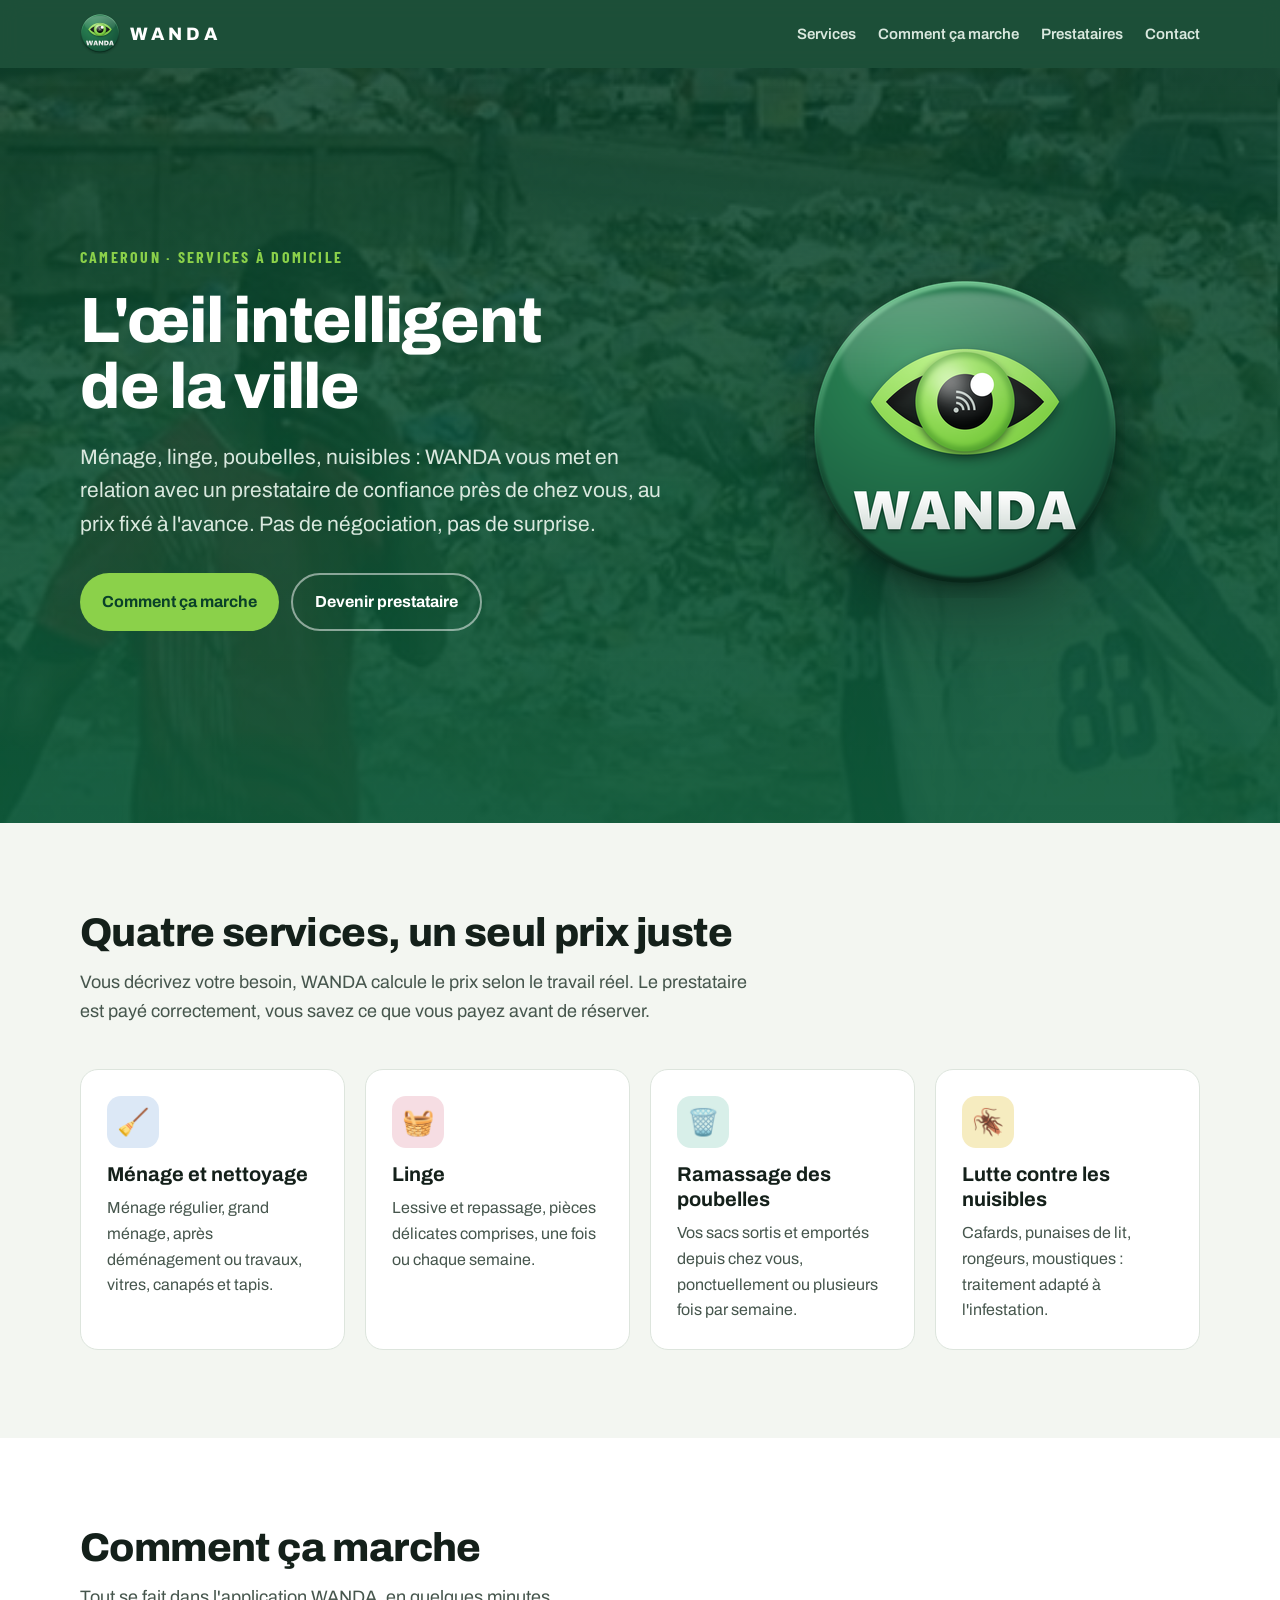
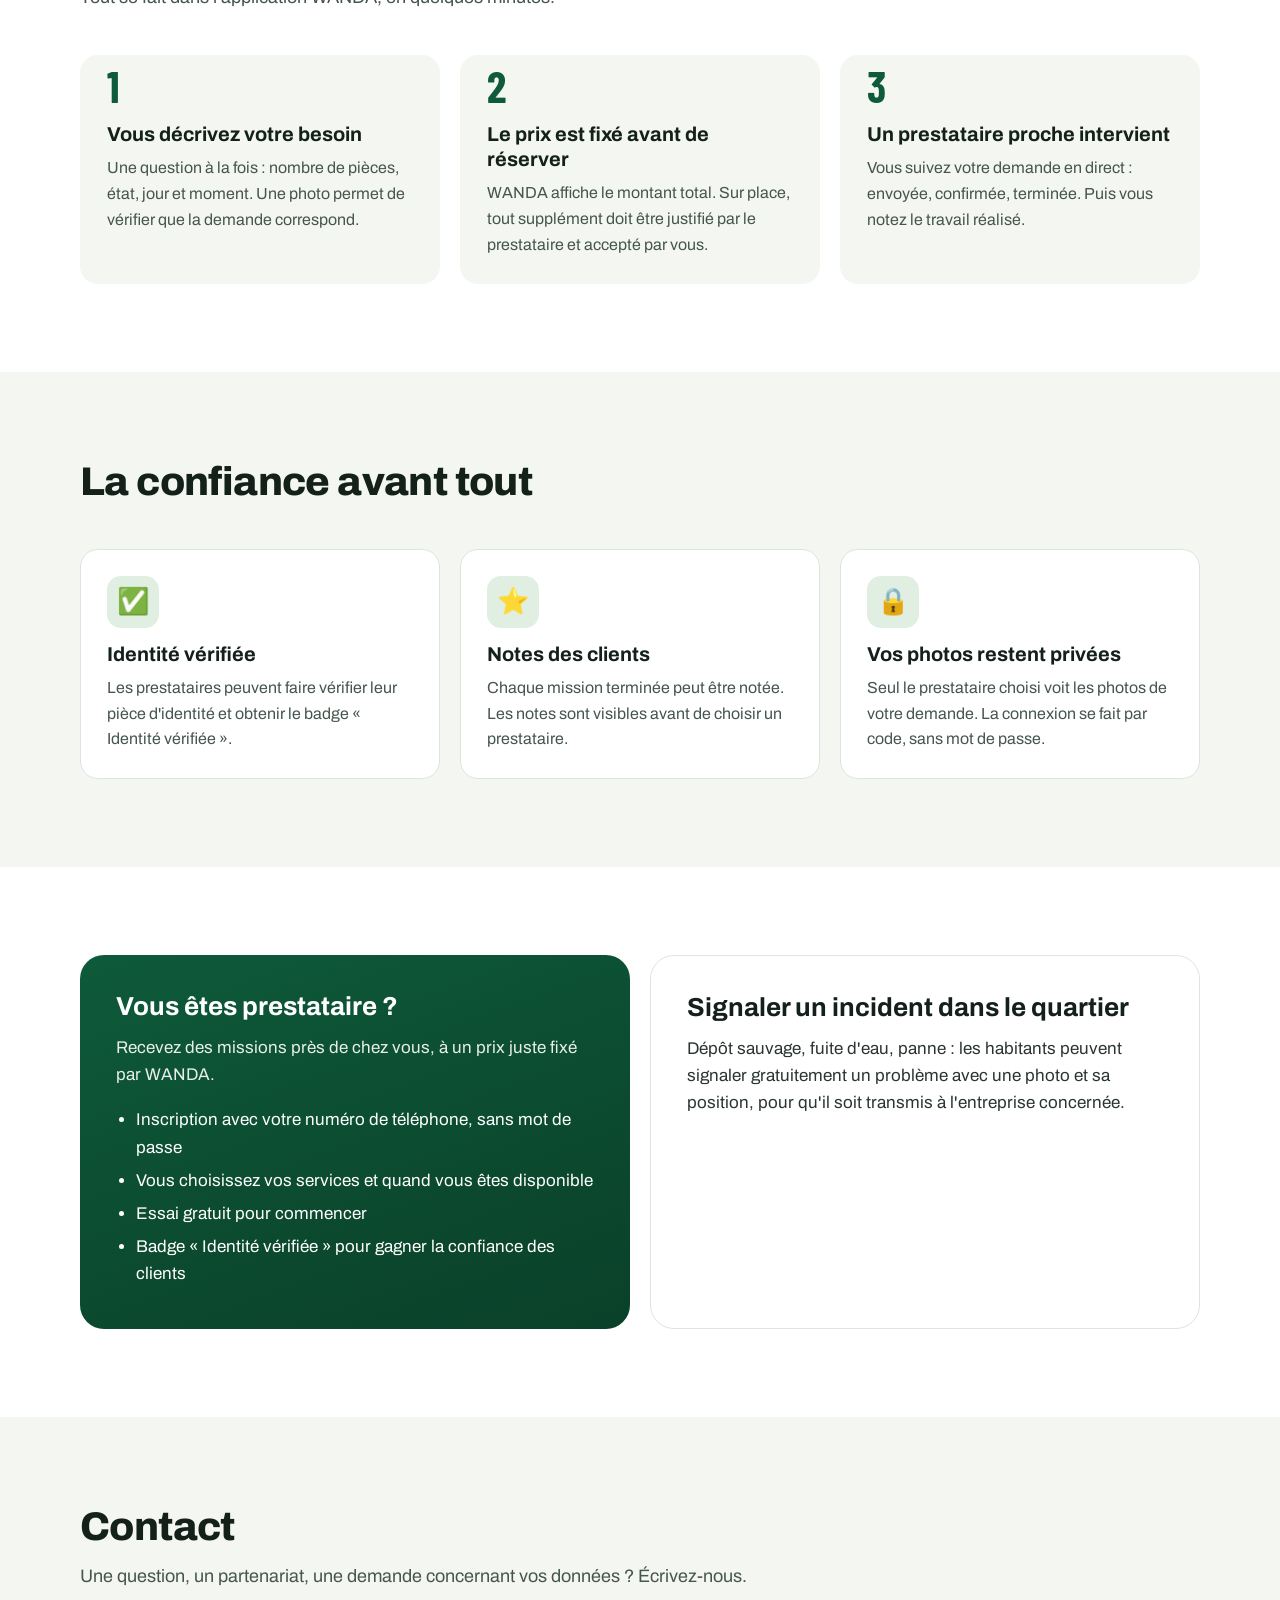
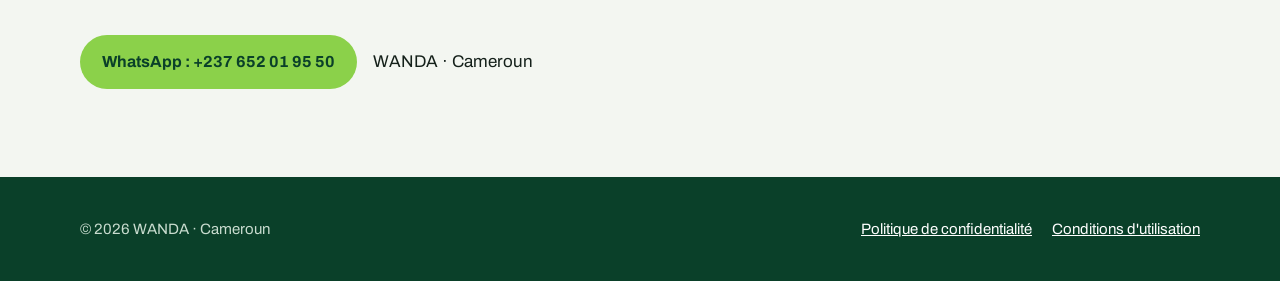
<file: backend/deploiement/site/index.html>
<!doctype html>
<html lang="fr">
<head>
  <meta charset="utf-8">
  <meta name="viewport" content="width=device-width, initial-scale=1">
  <title>WANDA · Services à domicile au prix juste, au Cameroun</title>
  <meta name="description" content="WANDA met en relation les habitants du Cameroun avec des prestataires de confiance pour le ménage, le linge, le ramassage des poubelles et la lutte contre les nuisibles, au prix fixé par WANDA.">
  <meta property="og:title" content="WANDA · L'œil intelligent de la ville">
  <meta property="og:description" content="Ménage, linge, poubelles, nuisibles : un prestataire de confiance près de chez vous, au prix fixé par WANDA.">
  <meta property="og:type" content="website">
  <meta property="og:image" content="img/logo.png">
  <meta name="theme-color" content="#0a4029">
  <link rel="icon" type="image/png" href="img/favicon.png">
  <link rel="apple-touch-icon" href="img/apple-touch-icon.png">
  <link rel="preconnect" href="https://fonts.googleapis.com">
  <link rel="preconnect" href="https://fonts.gstatic.com" crossorigin>
  <link href="https://fonts.googleapis.com/css2?family=Archivo:wght@400;600;700;800&family=Barlow+Condensed:wght@700&display=swap" rel="stylesheet">
  <link rel="stylesheet" href="style.css">
</head>
<body>
  <header class="entete">
    <div class="conteneur">
      <a class="marque" href="/" aria-label="WANDA, accueil">
        <img src="img/logo.png" alt="" width="40" height="40">WANDA
      </a>
      <nav class="nav" aria-label="Sections">
        <a href="#services">Services</a>
        <a href="#fonctionnement">Comment ça marche</a>
        <a href="#prestataires">Prestataires</a>
        <a href="#contact">Contact</a>
      </nav>
    </div>
  </header>

  <main>
    <section class="bandeau" aria-labelledby="titre">
      <div class="conteneur">
        <div>
          <p class="surtitre">Cameroun · Services à domicile</p>
          <h1 id="titre">L'œil intelligent de la ville</h1>
          <p class="chapo">Ménage, linge, poubelles, nuisibles : WANDA vous met en relation avec un prestataire de confiance près de chez vous, au prix fixé à l'avance. Pas de négociation, pas de surprise.</p>
          <div class="actions">
            <a class="bouton plein" href="#fonctionnement">Comment ça marche</a>
            <a class="bouton contour" href="#prestataires">Devenir prestataire</a>
          </div>
        </div>
        <img class="logo-grand" src="img/logo.png" alt="Logo WANDA : un œil vert dans un disque" width="320" height="320">
      </div>
    </section>

    <section id="services" aria-labelledby="t-services">
      <div class="conteneur">
        <div class="titre-section">
          <h2 id="t-services">Quatre services, un seul prix juste</h2>
          <p>Vous décrivez votre besoin, WANDA calcule le prix selon le travail réel. Le prestataire est payé correctement, vous savez ce que vous payez avant de réserver.</p>
        </div>
        <div class="grille quatre">
          <article class="carte">
            <div class="pastille p-menage" aria-hidden="true">🧹</div>
            <h3>Ménage et nettoyage</h3>
            <p>Ménage régulier, grand ménage, après déménagement ou travaux, vitres, canapés et tapis.</p>
          </article>
          <article class="carte">
            <div class="pastille p-linge" aria-hidden="true">🧺</div>
            <h3>Linge</h3>
            <p>Lessive et repassage, pièces délicates comprises, une fois ou chaque semaine.</p>
          </article>
          <article class="carte">
            <div class="pastille p-dechets" aria-hidden="true">🗑️</div>
            <h3>Ramassage des poubelles</h3>
            <p>Vos sacs sortis et emportés depuis chez vous, ponctuellement ou plusieurs fois par semaine.</p>
          </article>
          <article class="carte">
            <div class="pastille p-nuisibles" aria-hidden="true">🪳</div>
            <h3>Lutte contre les nuisibles</h3>
            <p>Cafards, punaises de lit, rongeurs, moustiques : traitement adapté à l'infestation.</p>
          </article>
        </div>
      </div>
    </section>

    <section id="fonctionnement" class="blanc" aria-labelledby="t-fonctionnement">
      <div class="conteneur">
        <div class="titre-section">
          <h2 id="t-fonctionnement">Comment ça marche</h2>
          <p>Tout se fait dans l'application WANDA, en quelques minutes.</p>
        </div>
        <div class="grille trois">
          <article class="carte etape">
            <div class="numero">1</div>
            <h3>Vous décrivez votre besoin</h3>
            <p>Une question à la fois : nombre de pièces, état, jour et moment. Une photo permet de vérifier que la demande correspond.</p>
          </article>
          <article class="carte etape">
            <div class="numero">2</div>
            <h3>Le prix est fixé avant de réserver</h3>
            <p>WANDA affiche le montant total. Sur place, tout supplément doit être justifié par le prestataire et accepté par vous.</p>
          </article>
          <article class="carte etape">
            <div class="numero">3</div>
            <h3>Un prestataire proche intervient</h3>
            <p>Vous suivez votre demande en direct : envoyée, confirmée, terminée. Puis vous notez le travail réalisé.</p>
          </article>
        </div>
      </div>
    </section>

    <section aria-labelledby="t-confiance">
      <div class="conteneur">
        <div class="titre-section">
          <h2 id="t-confiance">La confiance avant tout</h2>
        </div>
        <div class="grille trois">
          <article class="carte">
            <div class="pastille p-vert" aria-hidden="true">✅</div>
            <h3>Identité vérifiée</h3>
            <p>Les prestataires peuvent faire vérifier leur pièce d'identité et obtenir le badge « Identité vérifiée ».</p>
          </article>
          <article class="carte">
            <div class="pastille p-vert" aria-hidden="true">⭐</div>
            <h3>Notes des clients</h3>
            <p>Chaque mission terminée peut être notée. Les notes sont visibles avant de choisir un prestataire.</p>
          </article>
          <article class="carte">
            <div class="pastille p-vert" aria-hidden="true">🔒</div>
            <h3>Vos photos restent privées</h3>
            <p>Seul le prestataire choisi voit les photos de votre demande. La connexion se fait par code, sans mot de passe.</p>
          </article>
        </div>
      </div>
    </section>

    <section id="prestataires" class="blanc" aria-labelledby="t-prestataires">
      <div class="conteneur">
        <div class="duo">
          <div class="encart">
            <h3 id="t-prestataires">Vous êtes prestataire ?</h3>
            <p>Recevez des missions près de chez vous, à un prix juste fixé par WANDA.</p>
            <ul>
              <li>Inscription avec votre numéro de téléphone, sans mot de passe</li>
              <li>Vous choisissez vos services et quand vous êtes disponible</li>
              <li>Essai gratuit pour commencer</li>
              <li>Badge « Identité vérifiée » pour gagner la confiance des clients</li>
            </ul>
          </div>
          <div class="encart clair">
            <h3>Signaler un incident dans le quartier</h3>
            <p>Dépôt sauvage, fuite d'eau, panne : les habitants peuvent signaler gratuitement un problème avec une photo et sa position, pour qu'il soit transmis à l'entreprise concernée.</p>
          </div>
        </div>
      </div>
    </section>

    <section id="contact" aria-labelledby="t-contact">
      <div class="conteneur">
        <div class="titre-section">
          <h2 id="t-contact">Contact</h2>
          <p>Une question, un partenariat, une demande concernant vos données ? Écrivez-nous.</p>
        </div>
        <div class="contact">
          <a class="bouton plein" href="https://wa.me/237652019550">WhatsApp : +237 652 01 95 50</a>
          <span>WANDA · Cameroun</span>
        </div>
      </div>
    </section>
  </main>

  <footer class="pied">
    <div class="conteneur">
      <span>© 2026 WANDA · Cameroun</span>
      <nav aria-label="Informations légales">
        <a href="confidentialite.html">Politique de confidentialité</a>
        <a href="conditions.html">Conditions d'utilisation</a>
      </nav>
    </div>
  </footer>
</body>
</html>
</file>
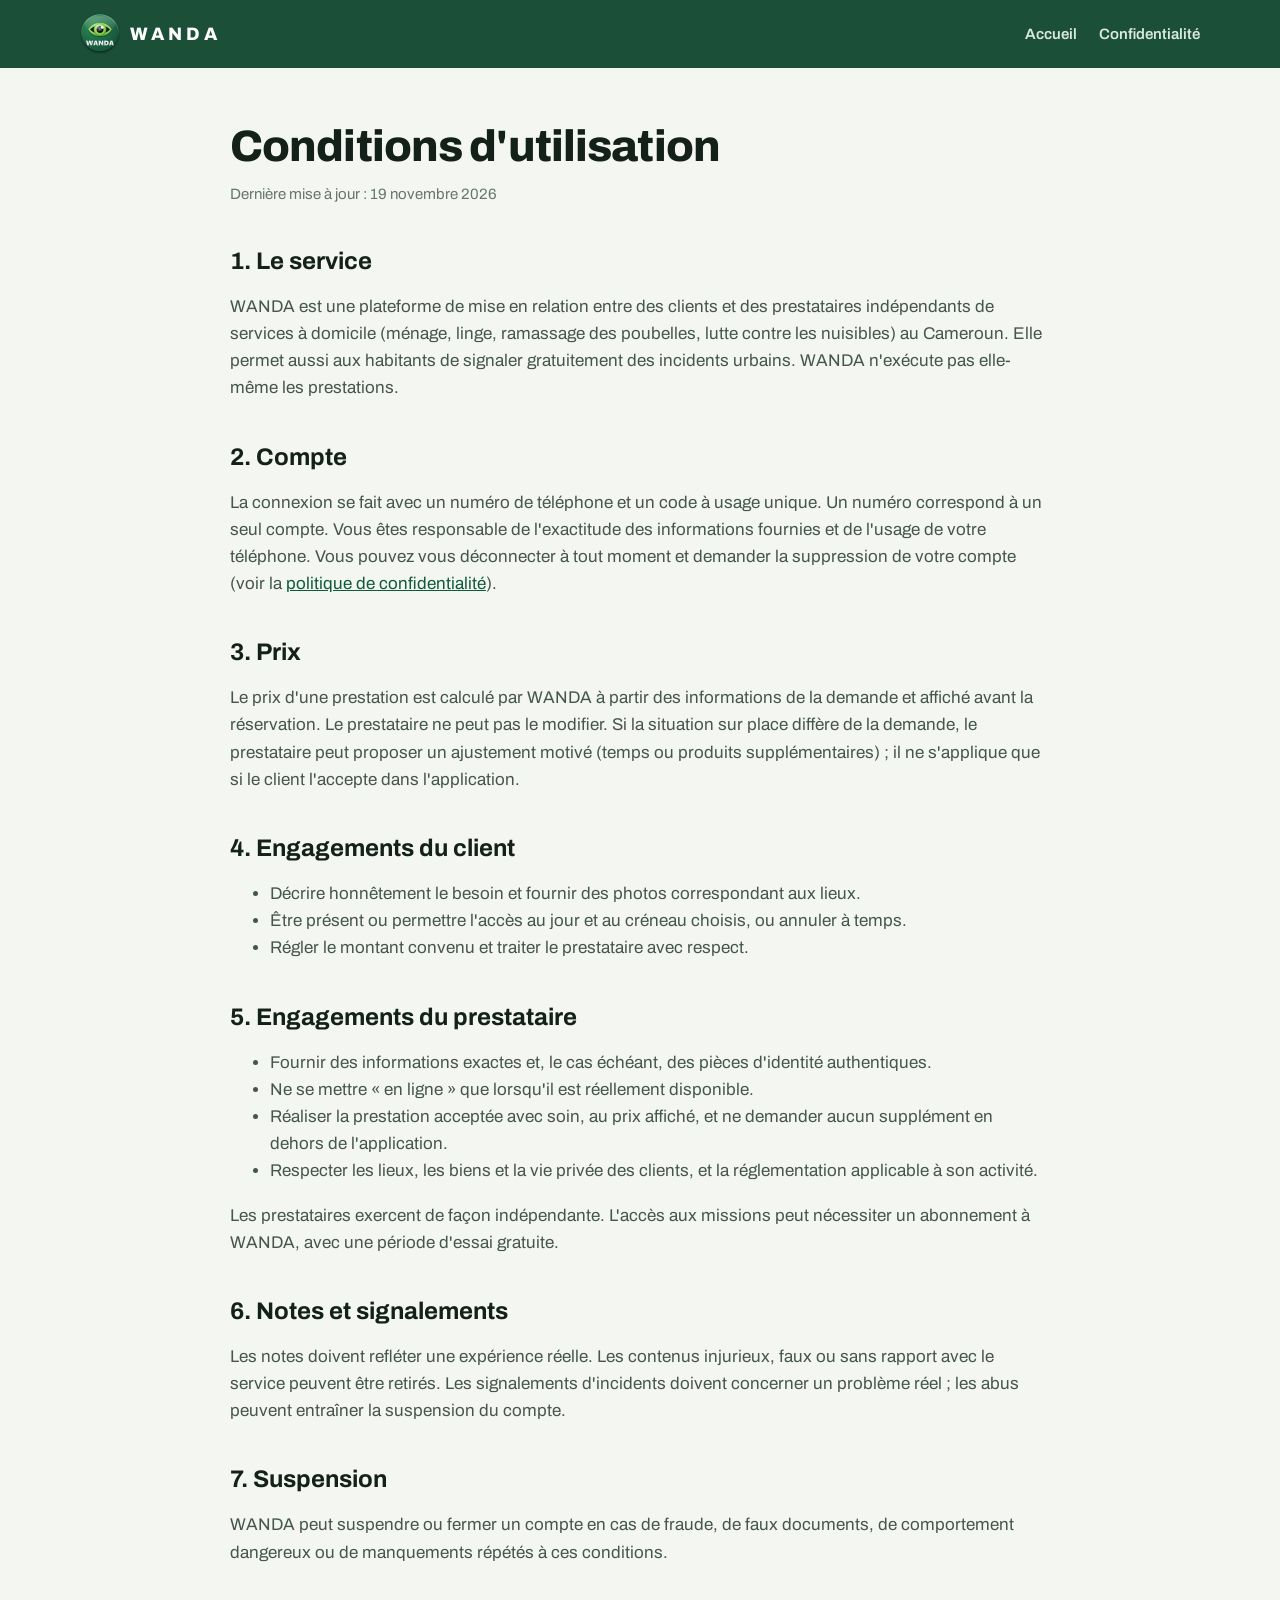
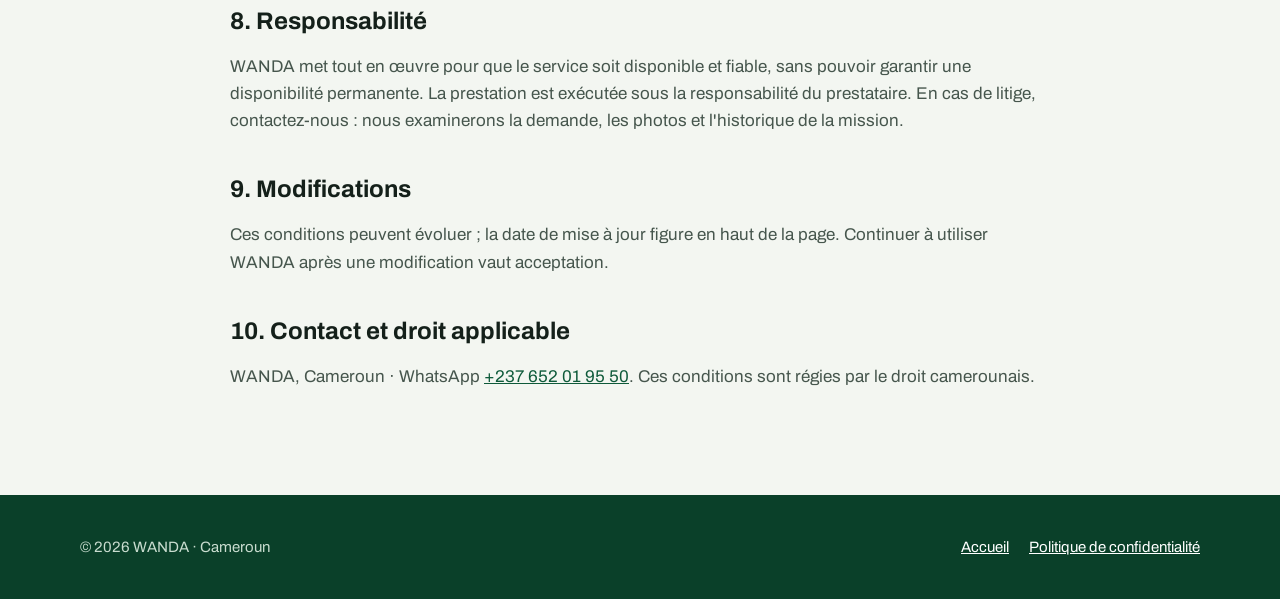
<file: backend/deploiement/site/conditions.html>
<!doctype html>
<html lang="fr">
<head>
  <meta charset="utf-8">
  <meta name="viewport" content="width=device-width, initial-scale=1">
  <title>Conditions d'utilisation · WANDA</title>
  <meta name="description" content="Règles d'utilisation de l'application WANDA pour les clients, les prestataires et les entreprises.">
  <meta name="theme-color" content="#0a4029">
  <link rel="icon" type="image/png" href="img/favicon.png">
  <link rel="preconnect" href="https://fonts.googleapis.com">
  <link rel="preconnect" href="https://fonts.gstatic.com" crossorigin>
  <link href="https://fonts.googleapis.com/css2?family=Archivo:wght@400;600;700;800&family=Barlow+Condensed:wght@700&display=swap" rel="stylesheet">
  <link rel="stylesheet" href="style.css">
</head>
<body>
  <header class="entete">
    <div class="conteneur">
      <a class="marque" href="/" aria-label="WANDA, accueil"><img src="img/logo.png" alt="" width="40" height="40">WANDA</a>
      <nav class="nav" aria-label="Pages"><a href="/">Accueil</a><a href="confidentialite.html">Confidentialité</a></nav>
    </div>
  </header>

  <main class="page-texte">
    <div class="conteneur">
      <h1>Conditions d'utilisation</h1>
      <p class="maj">Dernière mise à jour : 19 novembre 2026</p>

      <h2>1. Le service</h2>
      <p>WANDA est une plateforme de mise en relation entre des clients et des prestataires indépendants de services à domicile (ménage, linge, ramassage des poubelles, lutte contre les nuisibles) au Cameroun. Elle permet aussi aux habitants de signaler gratuitement des incidents urbains. WANDA n'exécute pas elle-même les prestations.</p>

      <h2>2. Compte</h2>
      <p>La connexion se fait avec un numéro de téléphone et un code à usage unique. Un numéro correspond à un seul compte. Vous êtes responsable de l'exactitude des informations fournies et de l'usage de votre téléphone. Vous pouvez vous déconnecter à tout moment et demander la suppression de votre compte (voir la <a href="confidentialite.html">politique de confidentialité</a>).</p>

      <h2>3. Prix</h2>
      <p>Le prix d'une prestation est calculé par WANDA à partir des informations de la demande et affiché avant la réservation. Le prestataire ne peut pas le modifier. Si la situation sur place diffère de la demande, le prestataire peut proposer un ajustement motivé (temps ou produits supplémentaires) ; il ne s'applique que si le client l'accepte dans l'application.</p>

      <h2>4. Engagements du client</h2>
      <ul>
        <li>Décrire honnêtement le besoin et fournir des photos correspondant aux lieux.</li>
        <li>Être présent ou permettre l'accès au jour et au créneau choisis, ou annuler à temps.</li>
        <li>Régler le montant convenu et traiter le prestataire avec respect.</li>
      </ul>

      <h2>5. Engagements du prestataire</h2>
      <ul>
        <li>Fournir des informations exactes et, le cas échéant, des pièces d'identité authentiques.</li>
        <li>Ne se mettre « en ligne » que lorsqu'il est réellement disponible.</li>
        <li>Réaliser la prestation acceptée avec soin, au prix affiché, et ne demander aucun supplément en dehors de l'application.</li>
        <li>Respecter les lieux, les biens et la vie privée des clients, et la réglementation applicable à son activité.</li>
      </ul>
      <p>Les prestataires exercent de façon indépendante. L'accès aux missions peut nécessiter un abonnement à WANDA, avec une période d'essai gratuite.</p>

      <h2>6. Notes et signalements</h2>
      <p>Les notes doivent refléter une expérience réelle. Les contenus injurieux, faux ou sans rapport avec le service peuvent être retirés. Les signalements d'incidents doivent concerner un problème réel ; les abus peuvent entraîner la suspension du compte.</p>

      <h2>7. Suspension</h2>
      <p>WANDA peut suspendre ou fermer un compte en cas de fraude, de faux documents, de comportement dangereux ou de manquements répétés à ces conditions.</p>

      <h2>8. Responsabilité</h2>
      <p>WANDA met tout en œuvre pour que le service soit disponible et fiable, sans pouvoir garantir une disponibilité permanente. La prestation est exécutée sous la responsabilité du prestataire. En cas de litige, contactez-nous : nous examinerons la demande, les photos et l'historique de la mission.</p>

      <h2>9. Modifications</h2>
      <p>Ces conditions peuvent évoluer ; la date de mise à jour figure en haut de la page. Continuer à utiliser WANDA après une modification vaut acceptation.</p>

      <h2>10. Contact et droit applicable</h2>
      <p>WANDA, Cameroun · WhatsApp <a href="https://wa.me/237652019550">+237 652 01 95 50</a>. Ces conditions sont régies par le droit camerounais.</p>
    </div>
  </main>

  <footer class="pied">
    <div class="conteneur">
      <span>© 2026 WANDA · Cameroun</span>
      <nav aria-label="Informations légales"><a href="/">Accueil</a><a href="confidentialite.html">Politique de confidentialité</a></nav>
    </div>
  </footer>
</body>
</html>
</file>
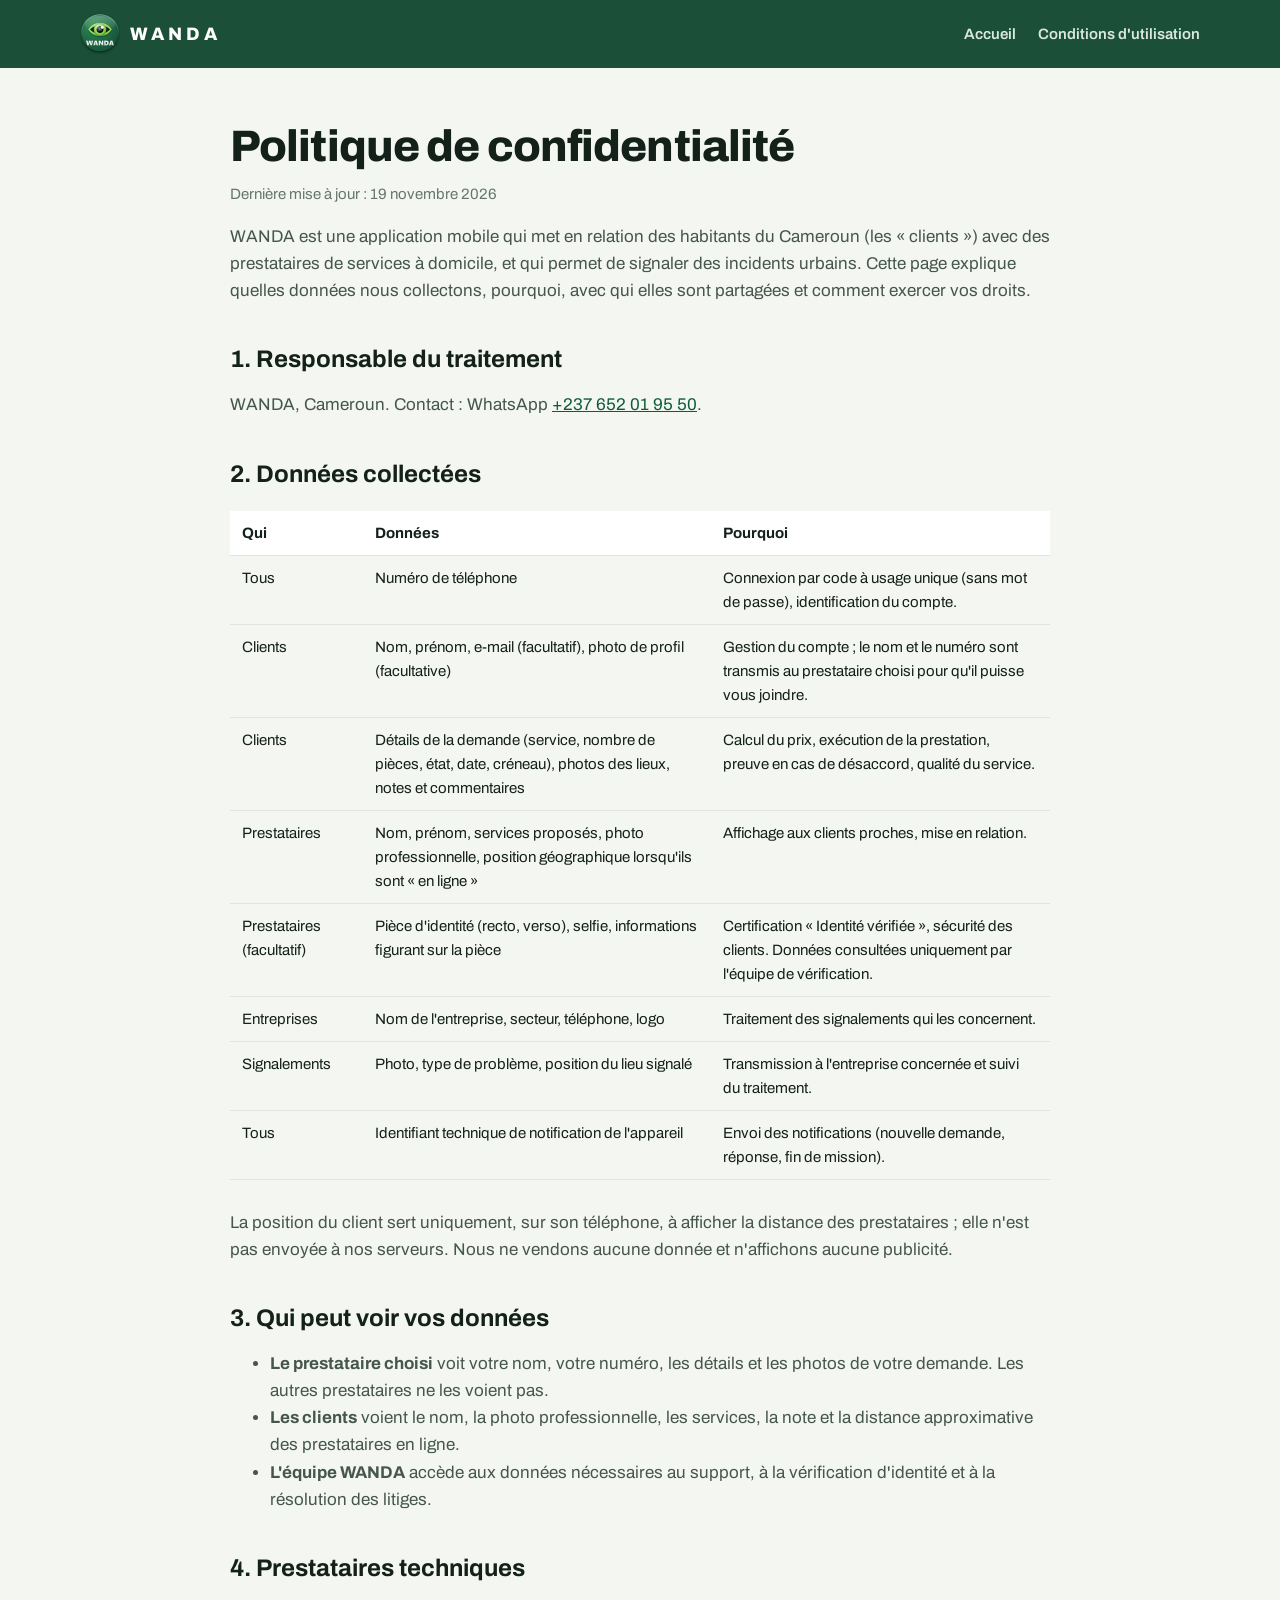
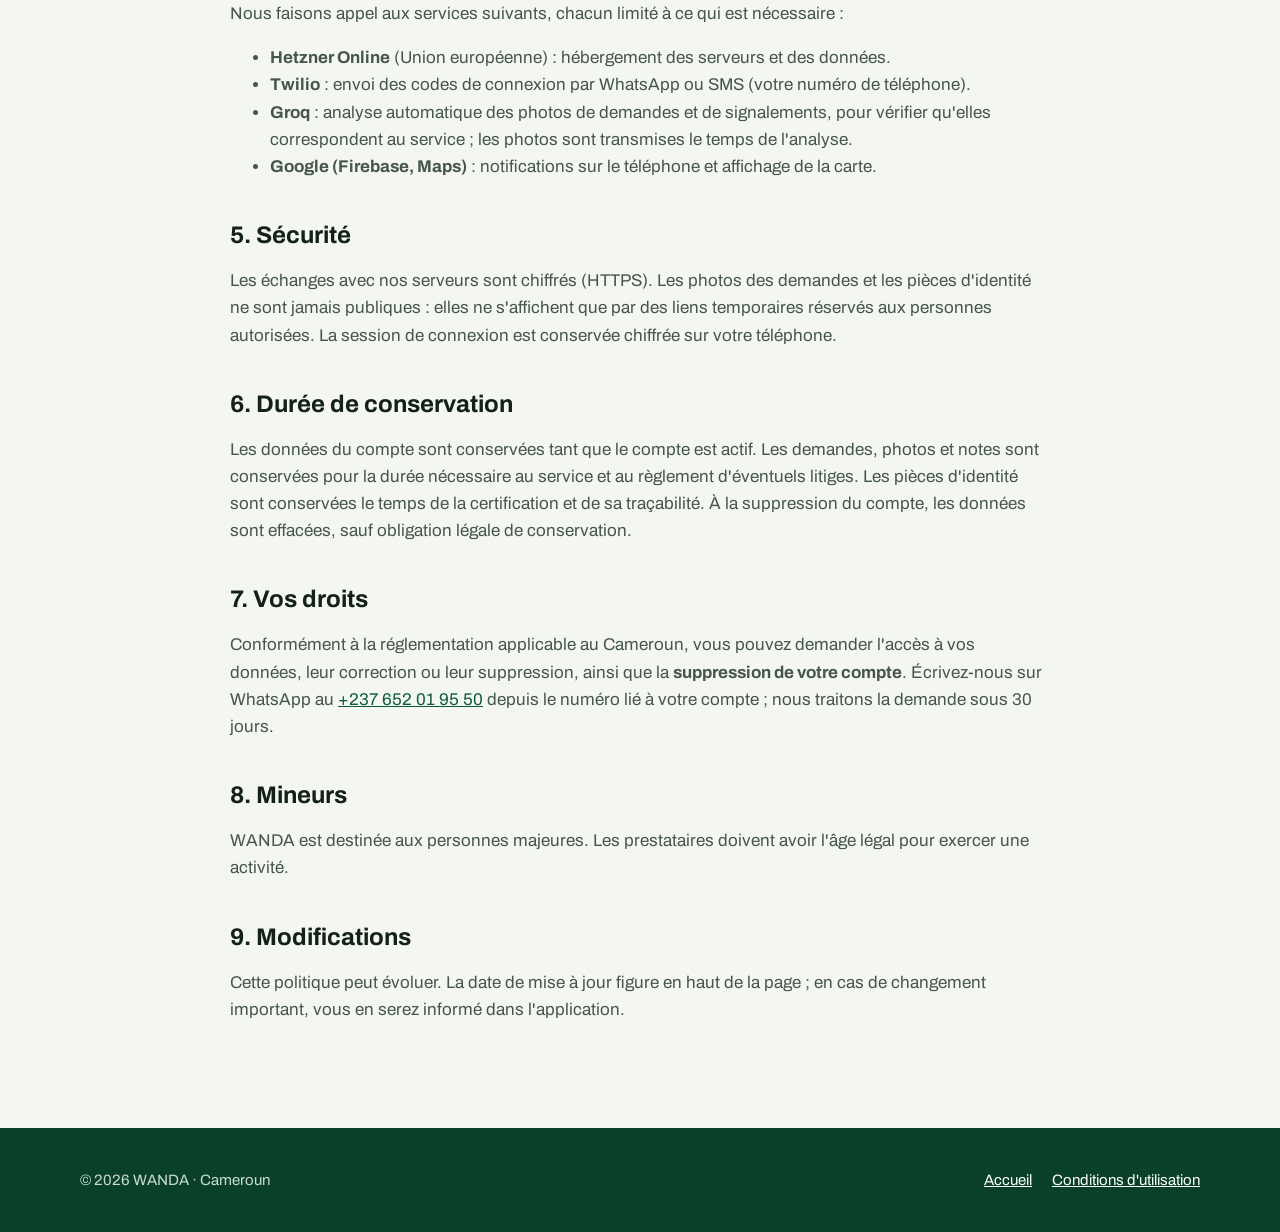
<file: backend/deploiement/site/confidentialite.html>
<!doctype html>
<html lang="fr">
<head>
  <meta charset="utf-8">
  <meta name="viewport" content="width=device-width, initial-scale=1">
  <title>Politique de confidentialité · WANDA</title>
  <meta name="description" content="Quelles données WANDA collecte, pourquoi, avec qui elles sont partagées et comment exercer vos droits.">
  <meta name="theme-color" content="#0a4029">
  <link rel="icon" type="image/png" href="img/favicon.png">
  <link rel="preconnect" href="https://fonts.googleapis.com">
  <link rel="preconnect" href="https://fonts.gstatic.com" crossorigin>
  <link href="https://fonts.googleapis.com/css2?family=Archivo:wght@400;600;700;800&family=Barlow+Condensed:wght@700&display=swap" rel="stylesheet">
  <link rel="stylesheet" href="style.css">
</head>
<body>
  <header class="entete">
    <div class="conteneur">
      <a class="marque" href="/" aria-label="WANDA, accueil"><img src="img/logo.png" alt="" width="40" height="40">WANDA</a>
      <nav class="nav" aria-label="Pages"><a href="/">Accueil</a><a href="conditions.html">Conditions d'utilisation</a></nav>
    </div>
  </header>

  <main class="page-texte">
    <div class="conteneur">
      <h1>Politique de confidentialité</h1>
      <p class="maj">Dernière mise à jour : 19 novembre 2026</p>

      <p>WANDA est une application mobile qui met en relation des habitants du Cameroun (les « clients ») avec des prestataires de services à domicile, et qui permet de signaler des incidents urbains. Cette page explique quelles données nous collectons, pourquoi, avec qui elles sont partagées et comment exercer vos droits.</p>

      <h2>1. Responsable du traitement</h2>
      <p>WANDA, Cameroun. Contact : WhatsApp <a href="https://wa.me/237652019550">+237 652 01 95 50</a>.</p>

      <h2>2. Données collectées</h2>
      <div class="tableau">
        <table>
          <thead><tr><th>Qui</th><th>Données</th><th>Pourquoi</th></tr></thead>
          <tbody>
            <tr><td>Tous</td><td>Numéro de téléphone</td><td>Connexion par code à usage unique (sans mot de passe), identification du compte.</td></tr>
            <tr><td>Clients</td><td>Nom, prénom, e-mail (facultatif), photo de profil (facultative)</td><td>Gestion du compte ; le nom et le numéro sont transmis au prestataire choisi pour qu'il puisse vous joindre.</td></tr>
            <tr><td>Clients</td><td>Détails de la demande (service, nombre de pièces, état, date, créneau), photos des lieux, notes et commentaires</td><td>Calcul du prix, exécution de la prestation, preuve en cas de désaccord, qualité du service.</td></tr>
            <tr><td>Prestataires</td><td>Nom, prénom, services proposés, photo professionnelle, position géographique lorsqu'ils sont « en ligne »</td><td>Affichage aux clients proches, mise en relation.</td></tr>
            <tr><td>Prestataires (facultatif)</td><td>Pièce d'identité (recto, verso), selfie, informations figurant sur la pièce</td><td>Certification « Identité vérifiée », sécurité des clients. Données consultées uniquement par l'équipe de vérification.</td></tr>
            <tr><td>Entreprises</td><td>Nom de l'entreprise, secteur, téléphone, logo</td><td>Traitement des signalements qui les concernent.</td></tr>
            <tr><td>Signalements</td><td>Photo, type de problème, position du lieu signalé</td><td>Transmission à l'entreprise concernée et suivi du traitement.</td></tr>
            <tr><td>Tous</td><td>Identifiant technique de notification de l'appareil</td><td>Envoi des notifications (nouvelle demande, réponse, fin de mission).</td></tr>
          </tbody>
        </table>
      </div>
      <p>La position du client sert uniquement, sur son téléphone, à afficher la distance des prestataires ; elle n'est pas envoyée à nos serveurs. Nous ne vendons aucune donnée et n'affichons aucune publicité.</p>

      <h2>3. Qui peut voir vos données</h2>
      <ul>
        <li><strong>Le prestataire choisi</strong> voit votre nom, votre numéro, les détails et les photos de votre demande. Les autres prestataires ne les voient pas.</li>
        <li><strong>Les clients</strong> voient le nom, la photo professionnelle, les services, la note et la distance approximative des prestataires en ligne.</li>
        <li><strong>L'équipe WANDA</strong> accède aux données nécessaires au support, à la vérification d'identité et à la résolution des litiges.</li>
      </ul>

      <h2>4. Prestataires techniques</h2>
      <p>Nous faisons appel aux services suivants, chacun limité à ce qui est nécessaire :</p>
      <ul>
        <li><strong>Hetzner Online</strong> (Union européenne) : hébergement des serveurs et des données.</li>
        <li><strong>Twilio</strong> : envoi des codes de connexion par WhatsApp ou SMS (votre numéro de téléphone).</li>
        <li><strong>Groq</strong> : analyse automatique des photos de demandes et de signalements, pour vérifier qu'elles correspondent au service ; les photos sont transmises le temps de l'analyse.</li>
        <li><strong>Google (Firebase, Maps)</strong> : notifications sur le téléphone et affichage de la carte.</li>
      </ul>

      <h2>5. Sécurité</h2>
      <p>Les échanges avec nos serveurs sont chiffrés (HTTPS). Les photos des demandes et les pièces d'identité ne sont jamais publiques : elles ne s'affichent que par des liens temporaires réservés aux personnes autorisées. La session de connexion est conservée chiffrée sur votre téléphone.</p>

      <h2>6. Durée de conservation</h2>
      <p>Les données du compte sont conservées tant que le compte est actif. Les demandes, photos et notes sont conservées pour la durée nécessaire au service et au règlement d'éventuels litiges. Les pièces d'identité sont conservées le temps de la certification et de sa traçabilité. À la suppression du compte, les données sont effacées, sauf obligation légale de conservation.</p>

      <h2>7. Vos droits</h2>
      <p>Conformément à la réglementation applicable au Cameroun, vous pouvez demander l'accès à vos données, leur correction ou leur suppression, ainsi que la <strong>suppression de votre compte</strong>. Écrivez-nous sur WhatsApp au <a href="https://wa.me/237652019550">+237 652 01 95 50</a> depuis le numéro lié à votre compte ; nous traitons la demande sous 30 jours.</p>

      <h2>8. Mineurs</h2>
      <p>WANDA est destinée aux personnes majeures. Les prestataires doivent avoir l'âge légal pour exercer une activité.</p>

      <h2>9. Modifications</h2>
      <p>Cette politique peut évoluer. La date de mise à jour figure en haut de la page ; en cas de changement important, vous en serez informé dans l'application.</p>
    </div>
  </main>

  <footer class="pied">
    <div class="conteneur">
      <span>© 2026 WANDA · Cameroun</span>
      <nav aria-label="Informations légales"><a href="/">Accueil</a><a href="conditions.html">Conditions d'utilisation</a></nav>
    </div>
  </footer>
</body>
</html>
</file>
<file: backend/deploiement/site/style.css>
:root {
  --papier: #f3f6f1;
  --blanc: #ffffff;
  --encre: #14201a;
  --encre-douce: #46564d;
  --encre-pale: #66766d;
  --vert: #0e5a3a;
  --vert-profond: #0a4029;
  --feuille: #8bd14a;
  --bord: #dde5dd;
  --rayon: 18px;
  --largeur: 1120px;
  color-scheme: light;
}

* { box-sizing: border-box; }
html { scroll-behavior: smooth; }
@media (prefers-reduced-motion: reduce) { html { scroll-behavior: auto; } }

body {
  margin: 0;
  background: var(--papier);
  color: var(--encre);
  font-family: "Archivo", system-ui, -apple-system, "Segoe UI", Roboto, sans-serif;
  font-size: 17px;
  line-height: 1.6;
  -webkit-font-smoothing: antialiased;
}

img { max-width: 100%; height: auto; display: block; }
a { color: var(--vert); }
a:hover { color: var(--vert-profond); }
:focus-visible { outline: 3px solid var(--feuille); outline-offset: 3px; border-radius: 6px; }

.conteneur { width: min(var(--largeur), 100% - 32px); margin-inline: auto; }

/* En-tête */
.entete {
  position: sticky; top: 0; z-index: 10;
  background: rgba(10, 64, 41, 0.92);
  backdrop-filter: blur(10px);
  -webkit-backdrop-filter: blur(10px);
}
.entete .conteneur {
  display: flex; align-items: center; justify-content: space-between;
  gap: 16px; min-height: 68px;
}
.marque {
  display: flex; align-items: center; gap: 10px;
  color: #fff; text-decoration: none;
  font-weight: 800; letter-spacing: 0.22em; font-size: 18px;
}
.marque:hover { color: #fff; }
.marque img { width: 40px; height: 40px; }
.nav { display: flex; gap: 22px; flex-wrap: wrap; }
.nav a { color: #d9e8de; text-decoration: none; font-weight: 600; font-size: 15px; }
.nav a:hover { color: #fff; }
@media (max-width: 720px) { .nav { display: none; } }

/* Bandeau d'accueil */
.bandeau {
  position: relative; color: #fff; overflow: hidden;
  background:
    linear-gradient(180deg, rgba(10, 64, 41, 0.86), rgba(14, 90, 58, 0.94)),
    url("img/ville.jpg") center / cover no-repeat;
}
.bandeau .conteneur {
  display: grid; grid-template-columns: 1.3fr 1fr; gap: 40px; align-items: center;
  padding: 88px 0 104px;
}
.surtitre {
  display: inline-block; margin: 0 0 18px;
  font-family: "Barlow Condensed", "Archivo", sans-serif;
  font-weight: 700; letter-spacing: 0.14em; text-transform: uppercase;
  color: var(--feuille); font-size: 16px;
}
h1 {
  margin: 0 0 20px; font-size: clamp(38px, 6vw, 64px); line-height: 1.04;
  font-weight: 800; letter-spacing: -0.02em; text-wrap: balance;
}
.bandeau p.chapo { margin: 0 0 32px; font-size: clamp(18px, 2.2vw, 21px); color: #d9e8de; max-width: 34em; }
.actions { display: flex; flex-wrap: wrap; gap: 12px; }
.bouton {
  display: inline-flex; align-items: center; gap: 10px;
  padding: 14px 22px; border-radius: 999px;
  font-weight: 700; text-decoration: none; font-size: 16px;
}
.bouton.plein { background: var(--feuille); color: var(--vert-profond); }
.bouton.plein:hover { background: #9fe05f; color: var(--vert-profond); }
.bouton.contour { border: 2px solid rgba(255, 255, 255, 0.5); color: #fff; }
.bouton.contour:hover { border-color: #fff; color: #fff; }
.bandeau .logo-grand { justify-self: center; width: min(320px, 70vw); filter: drop-shadow(0 24px 40px rgba(0, 0, 0, 0.35)); }
@media (max-width: 860px) {
  .bandeau .conteneur { grid-template-columns: 1fr; padding: 56px 0 72px; text-align: left; }
  .bandeau .logo-grand { order: -1; width: 160px; justify-self: start; }
}

/* Sections */
section { padding: 88px 0; }
section.blanc { background: var(--blanc); }
.titre-section { max-width: 40em; margin-bottom: 44px; }
.titre-section h2 {
  margin: 0 0 12px; font-size: clamp(28px, 4vw, 40px); line-height: 1.12;
  font-weight: 800; letter-spacing: -0.015em; text-wrap: balance;
}
.titre-section p { margin: 0; color: var(--encre-douce); font-size: 18px; }

.grille { display: grid; gap: 20px; }
.grille.quatre { grid-template-columns: repeat(4, 1fr); }
.grille.trois { grid-template-columns: repeat(3, 1fr); }
@media (max-width: 960px) { .grille.quatre { grid-template-columns: repeat(2, 1fr); } }
@media (max-width: 760px) { .grille.trois { grid-template-columns: 1fr; } }
@media (max-width: 560px) { .grille.quatre { grid-template-columns: 1fr; } }

.carte {
  background: var(--blanc); border: 1px solid var(--bord); border-radius: var(--rayon);
  padding: 26px;
}
section.blanc .carte { background: var(--papier); border-color: transparent; }
.carte h3 { margin: 14px 0 8px; font-size: 20px; line-height: 1.25; }
.carte p { margin: 0; color: var(--encre-douce); font-size: 16px; }
.pastille {
  width: 52px; height: 52px; border-radius: 14px;
  display: grid; place-items: center; font-size: 26px;
}
.p-menage { background: #dce8f6; }
.p-linge { background: #f6dde3; }
.p-dechets { background: #d8efe9; }
.p-nuisibles { background: #f6ecc0; }
.p-vert { background: #e1efe2; }

.etape { position: relative; padding-top: 8px; }
.etape .numero {
  font-family: "Barlow Condensed", "Archivo", sans-serif; font-weight: 700;
  font-size: 44px; line-height: 1; color: var(--vert);
}

/* Bloc prestataires */
.duo { display: grid; grid-template-columns: 1fr 1fr; gap: 20px; }
@media (max-width: 860px) { .duo { grid-template-columns: 1fr; } }
.encart {
  border-radius: 24px; padding: 36px; color: #fff;
  background: linear-gradient(160deg, var(--vert), var(--vert-profond));
}
.encart.clair { background: var(--blanc); color: var(--encre); border: 1px solid var(--bord); }
.encart h3 { margin: 0 0 12px; font-size: 26px; line-height: 1.2; }
.encart p { margin: 0 0 18px; color: inherit; opacity: 0.9; }
.encart ul { margin: 0; padding-left: 20px; }
.encart li { margin: 6px 0; }

/* Contact */
.contact { display: flex; flex-wrap: wrap; gap: 16px; align-items: center; }

/* Pied de page */
.pied { background: var(--vert-profond); color: #c9dccf; padding: 40px 0; font-size: 15px; }
.pied .conteneur { display: flex; flex-wrap: wrap; gap: 16px 32px; justify-content: space-between; align-items: center; }
.pied a { color: #fff; }
.pied nav { display: flex; flex-wrap: wrap; gap: 20px; }

/* Pages de texte (confidentialité, conditions) */
.page-texte { padding: 56px 0 88px; }
.page-texte .conteneur { max-width: 820px; }
.page-texte h1 { color: var(--encre); font-size: clamp(32px, 5vw, 44px); }
.page-texte h2 { margin: 40px 0 10px; font-size: 24px; line-height: 1.25; }
.page-texte p, .page-texte li { color: var(--encre-douce); }
.page-texte .maj { color: var(--encre-pale); font-size: 15px; margin-top: -8px; }
.page-texte table { width: 100%; border-collapse: collapse; margin: 12px 0; font-size: 15px; }
.page-texte th, .page-texte td { text-align: left; vertical-align: top; padding: 10px 12px; border-bottom: 1px solid var(--bord); }
.page-texte th { color: var(--encre); background: var(--blanc); }
.tableau { overflow-x: auto; }
</file>
